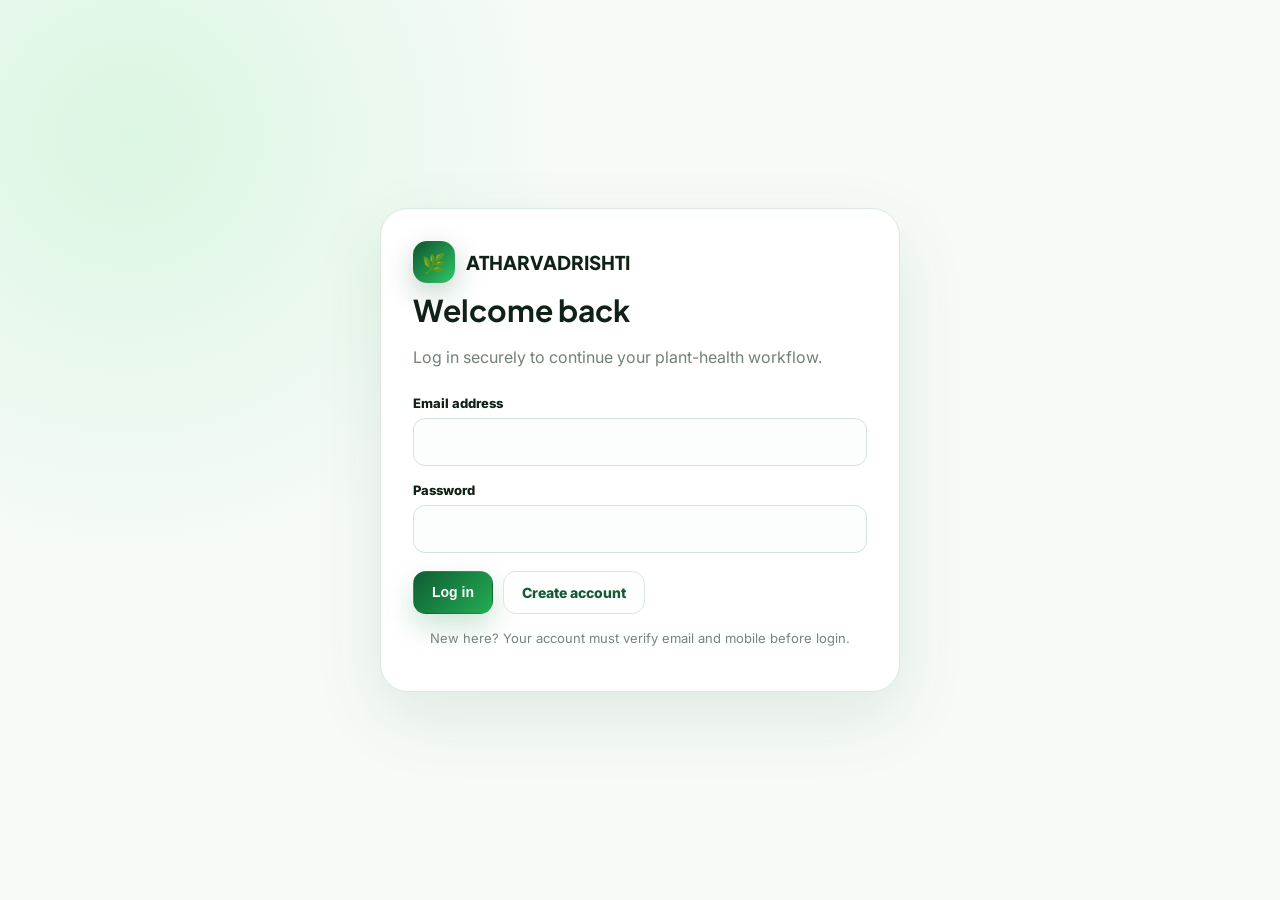
<file: templates/login.html>
<!DOCTYPE html><html lang="en"><head><meta charset="UTF-8"><meta name="viewport" content="width=device-width,initial-scale=1"><title>Log in | ATHARVADRISHTI</title><link rel="stylesheet" href="/static/product.css"></head><body><div class="auth-page"><div class="auth-card"><div class="auth-head"><a class="brand" href="/landing"><span class="brand-mark">🌿</span>ATHARVADRISHTI</a><h1>Welcome back</h1><p>Log in securely to continue your plant-health workflow.</p></div><div id="msg"></div><form id="login"><div class="field"><label>Email address</label><input id="email" type="email" required autocomplete="email"></div><div class="field"><label>Password</label><input id="password" type="password" required autocomplete="current-password"></div><div class="auth-actions"><button class="btn btn-primary" type="submit">Log in</button><a class="btn btn-soft" href="/signup">Create account</a></div></form><p class="top-note">New here? Your account must verify email and mobile before login.</p></div></div><script>const $=id=>document.getElementById(id);$('login').addEventListener('submit',async e=>{e.preventDefault();$('msg').innerHTML='';try{const email=$('email').value;const r=await fetch('/api/product-auth/login',{method:'POST',headers:{'Content-Type':'application/json'},body:JSON.stringify({email,password:$('password').value})});const d=await r.json();if(!r.ok)throw new Error(d.verification_required?'Please complete verification first.':(d.error||'Login failed'));if(d.two_factor_required){localStorage.setItem('loginEmail',email);localStorage.setItem('login2faChannel',d.channel);location.href='/two-factor?mode=login';return}localStorage.setItem('accessToken',d.access_token);location.href='/';}catch(err){$('msg').innerHTML='<div class="error">'+err.message+'</div>'}})</script></body></html>
</file>
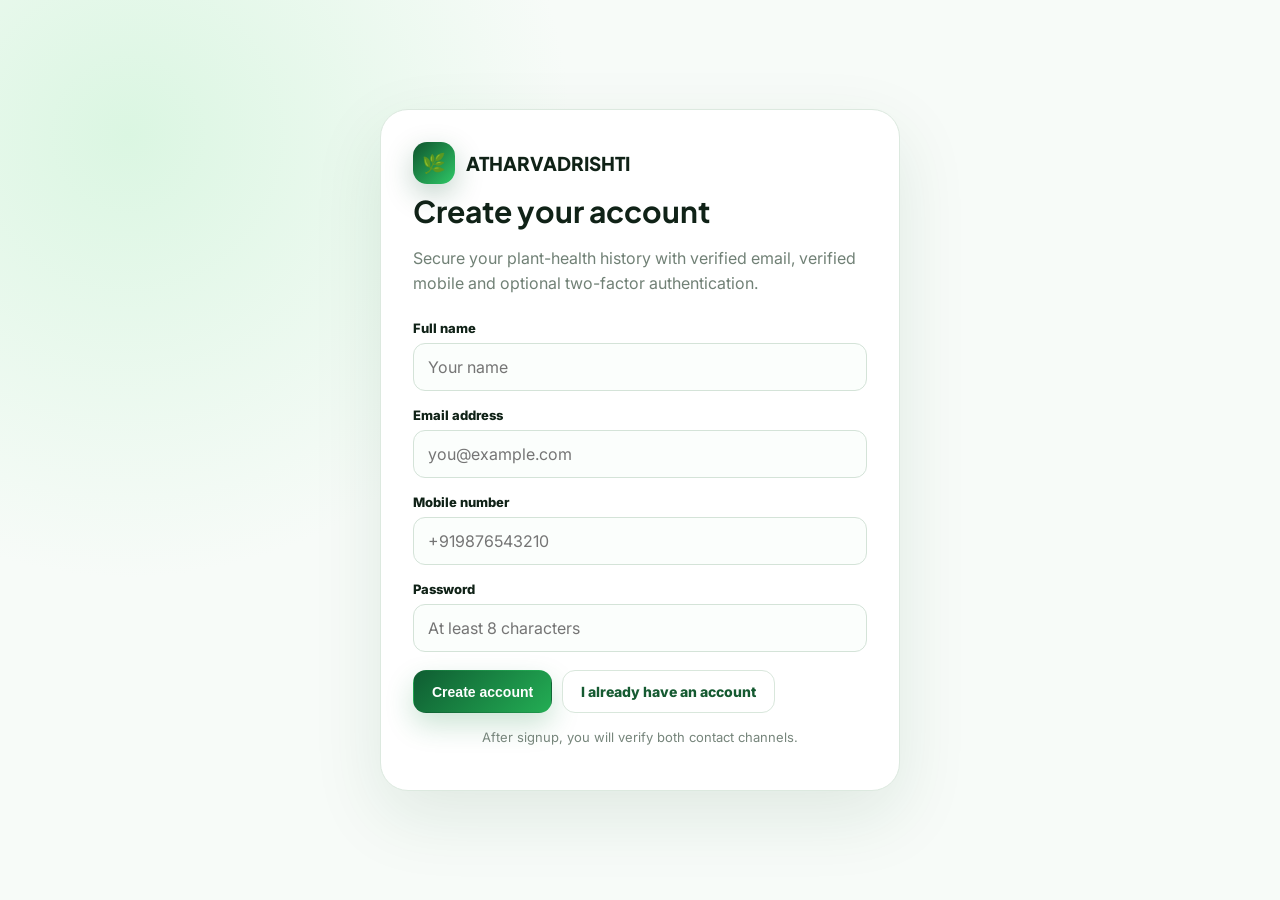
<file: templates/signup.html>
<!DOCTYPE html><html lang="en"><head><meta charset="UTF-8"><meta name="viewport" content="width=device-width,initial-scale=1"><title>Create account | ATHARVADRISHTI</title><link rel="stylesheet" href="/static/product.css"></head><body><div class="auth-page"><div class="auth-card"><div class="auth-head"><a class="brand" href="/landing"><span class="brand-mark">🌿</span>ATHARVADRISHTI</a><h1>Create your account</h1><p>Secure your plant-health history with verified email, verified mobile and optional two-factor authentication.</p></div><div id="msg"></div><form id="signup"><div class="field"><label>Full name</label><input id="name" required maxlength="120" placeholder="Your name"></div><div class="field"><label>Email address</label><input id="email" type="email" required placeholder="you@example.com"></div><div class="field"><label>Mobile number</label><input id="phone" required placeholder="+919876543210" autocomplete="tel"></div><div class="field"><label>Password</label><input id="password" type="password" minlength="8" required placeholder="At least 8 characters"></div><div class="auth-actions"><button class="btn btn-primary" type="submit">Create account</button><a class="btn btn-soft" href="/login">I already have an account</a></div></form><p class="top-note">After signup, you will verify both contact channels.</p></div></div><script>const $=id=>document.getElementById(id);$('signup').addEventListener('submit',async e=>{e.preventDefault();$('msg').innerHTML='';try{const r=await fetch('/api/product-auth/register',{method:'POST',headers:{'Content-Type':'application/json'},body:JSON.stringify({name:$('name').value,email:$('email').value,phone:$('phone').value,password:$('password').value})});const d=await r.json();if(!r.ok)throw new Error(d.error||'Unable to create account');localStorage.setItem('verifyEmail',d.email);localStorage.setItem('verifyPhone',d.phone);$('msg').innerHTML='<div class="notice">Account created. Verification codes were sent to your email and mobile number.</div>';setTimeout(()=>location.href='/verify',500)}catch(err){$('msg').innerHTML='<div class="error">'+err.message+'</div>'}})</script></body></html>
</file>
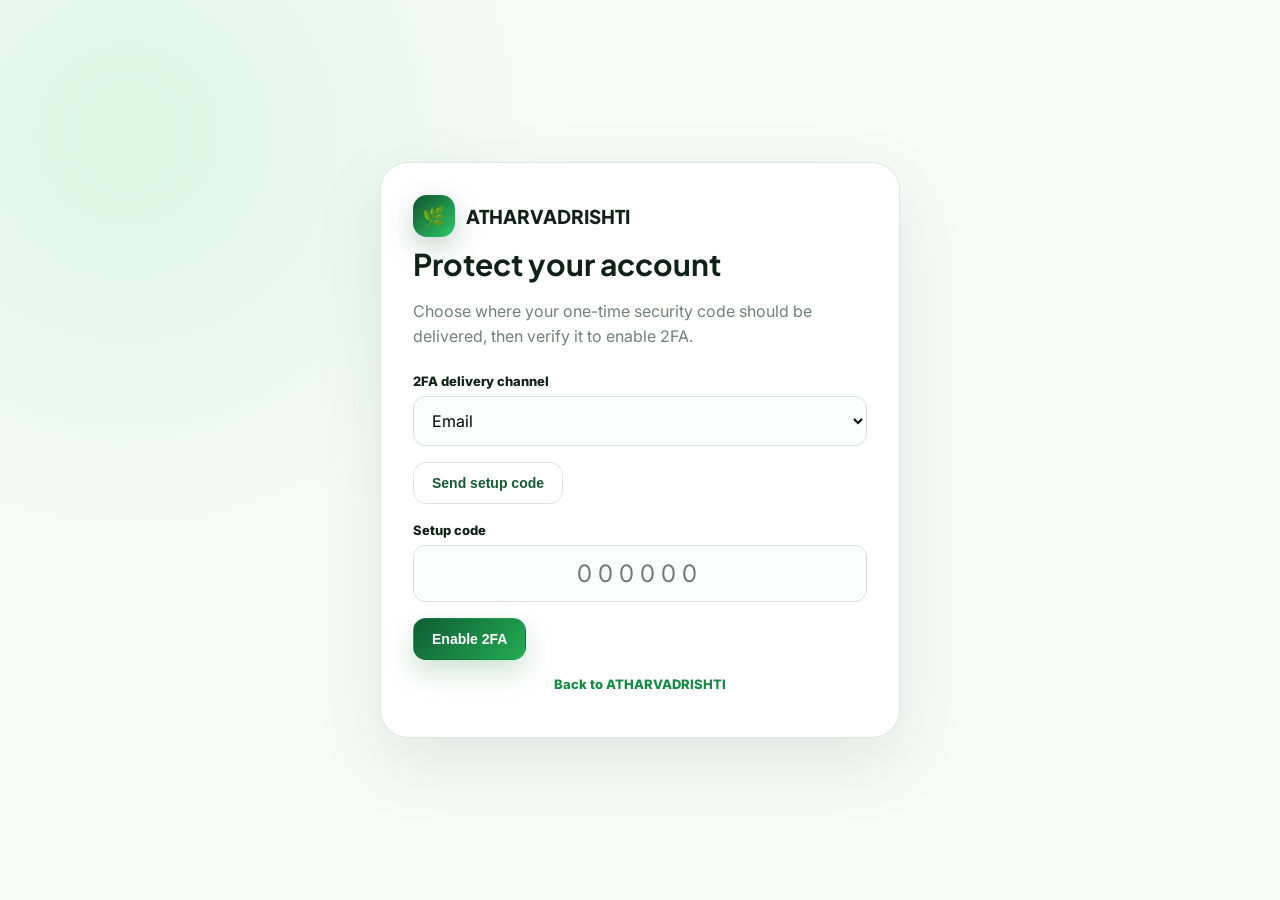
<file: templates/two_factor.html>
<!DOCTYPE html><html lang="en"><head><meta charset="UTF-8"><meta name="viewport" content="width=device-width,initial-scale=1"><title>Two-factor authentication | ATHARVADRISHTI</title><link rel="stylesheet" href="/static/product.css"></head><body><div class="auth-page"><div class="auth-card"><div class="auth-head"><a class="brand" href="/landing"><span class="brand-mark">🌿</span>ATHARVADRISHTI</a><h1 id="title">Two-factor authentication</h1><p id="desc">Add an extra verification step to protect your account.</p></div><div id="msg"></div><section id="login2fa"><div class="field"><label>6-digit security code</label><input class="code-input" id="loginCode" inputmode="numeric" maxlength="6" placeholder="000000"></div><button class="btn btn-primary" id="verifyLogin">Verify & continue</button></section><section id="setup" style="display:none"><div class="field"><label>2FA delivery channel</label><select id="channel"><option value="email">Email</option><option value="sms">SMS</option></select></div><button class="btn btn-soft" id="sendSetup">Send setup code</button><div class="field" style="margin-top:18px"><label>Setup code</label><input class="code-input" id="setupCode" inputmode="numeric" maxlength="6" placeholder="000000"></div><button class="btn btn-primary" id="enable">Enable 2FA</button></section><p class="top-note"><a href="/landing">Back to ATHARVADRISHTI</a></p></div></div><script>const $=id=>document.getElementById(id);const params=new URLSearchParams(location.search);const loginMode=params.get('mode')==='login';function show(t,ok=false){$('msg').innerHTML='<div class="'+(ok?'notice':'error')+'">'+t+'</div>'}if(loginMode){$('setup').style.display='none';$('login2fa').style.display='block';$('title').textContent='Confirm it’s you';$('desc').textContent='Enter the security code sent to your verified '+(localStorage.getItem('login2faChannel')==='sms'?'mobile number':'email')+'.'}else{$('login2fa').style.display='none';$('setup').style.display='block';$('title').textContent='Protect your account';$('desc').textContent='Choose where your one-time security code should be delivered, then verify it to enable 2FA.'}$('verifyLogin').onclick=async()=>{try{const r=await fetch('/api/product-auth/2fa/verify',{method:'POST',headers:{'Content-Type':'application/json'},body:JSON.stringify({email:localStorage.getItem('loginEmail'),code:$('loginCode').value})});const d=await r.json();if(!r.ok)throw new Error(d.error);localStorage.setItem('accessToken',d.access_token);location.href='/';}catch(e){show(e.message)}};$('sendSetup').onclick=async()=>{try{const token=localStorage.getItem('accessToken');const r=await fetch('/api/product-auth/2fa/setup',{method:'POST',headers:{'Content-Type':'application/json','Authorization':'Bearer '+token},body:JSON.stringify({channel:$('channel').value})});const d=await r.json();if(!r.ok)throw new Error(d.error);show('Setup code sent by '+d.channel+'.',true)}catch(e){show(e.message)}};$('enable').onclick=async()=>{try{const token=localStorage.getItem('accessToken');const r=await fetch('/api/product-auth/2fa/enable',{method:'POST',headers:{'Content-Type':'application/json','Authorization':'Bearer '+token},body:JSON.stringify({code:$('setupCode').value})});const d=await r.json();if(!r.ok)throw new Error(d.error);show('Two-factor authentication is now enabled.',true)}catch(e){show(e.message)}}</script></body></html>
</file>
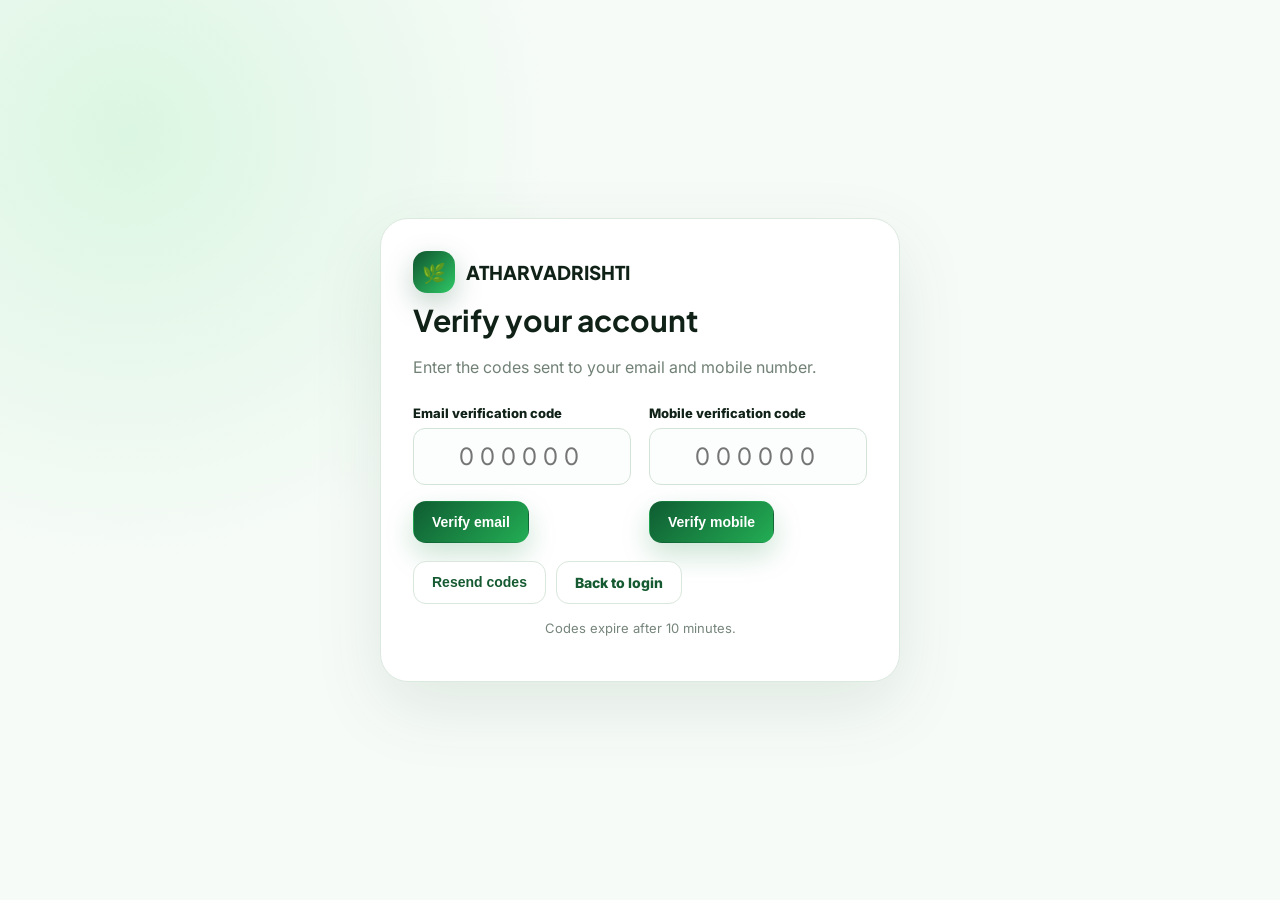
<file: templates/verify.html>
<!DOCTYPE html><html lang="en"><head><meta charset="UTF-8"><meta name="viewport" content="width=device-width,initial-scale=1"><title>Verify account | ATHARVADRISHTI</title><link rel="stylesheet" href="/static/product.css"></head><body><div class="auth-page"><div class="auth-card"><div class="auth-head"><a class="brand" href="/landing"><span class="brand-mark">🌿</span>ATHARVADRISHTI</a><h1>Verify your account</h1><p>Enter the codes sent to your email and mobile number.</p></div><div id="msg"></div><div class="otp-grid"><div><div class="field"><label>Email verification code</label><input class="code-input" id="emailCode" inputmode="numeric" maxlength="6" placeholder="000000"></div><button class="btn btn-primary" id="verifyEmail">Verify email</button></div><div><div class="field"><label>Mobile verification code</label><input class="code-input" id="mobileCode" inputmode="numeric" maxlength="6" placeholder="000000"></div><button class="btn btn-primary" id="verifyMobile">Verify mobile</button></div></div><div class="auth-actions"><button class="btn btn-soft" id="resend">Resend codes</button><a class="btn btn-soft" href="/login">Back to login</a></div><p class="top-note">Codes expire after 10 minutes.</p></div></div><script>const $=id=>document.getElementById(id);const email=localStorage.getItem('verifyEmail')||'';const phone=localStorage.getItem('verifyPhone')||'';function show(t,ok=false){$('msg').innerHTML='<div class="'+(ok?'notice':'error')+'">'+t+'</div>'}async function post(url,body){const r=await fetch(url,{method:'POST',headers:{'Content-Type':'application/json'},body:JSON.stringify(body)});const d=await r.json();if(!r.ok)throw new Error(d.error||'Request failed');return d}$('verifyEmail').onclick=async()=>{try{await post('/api/product-auth/verify-email',{email,code:$('emailCode').value});localStorage.setItem('emailVerified','1');show('Email verified successfully.',true)}catch(e){show(e.message)}};$('verifyMobile').onclick=async()=>{try{await post('/api/product-auth/verify-mobile',{phone,code:$('mobileCode').value});localStorage.setItem('mobileVerified','1');show('Mobile number verified successfully.',true)}catch(e){show(e.message)}};$('resend').onclick=async()=>{try{await post('/api/product-auth/resend',{email});show('New verification codes have been processed.',true)}catch(e){show(e.message)}};</script></body></html>
</file>
<file: static/product.css>
@import url('https://fonts.googleapis.com/css2?family=Inter:wght@400;500;600;700;800&family=Plus+Jakarta+Sans:wght@600;700;800&display=swap');
*{box-sizing:border-box}html{scroll-behavior:smooth}body{margin:0;font-family:Inter,system-ui,sans-serif;background:#f7fbf8;color:#102217}a{text-decoration:none;color:inherit}.shell{width:min(1180px,92%);margin:auto}.nav{position:sticky;top:0;z-index:50;padding:16px 0;background:rgba(247,251,248,.86);backdrop-filter:blur(16px);border-bottom:1px solid #dce9df}.nav-inner{display:flex;align-items:center;justify-content:space-between}.brand{display:flex;align-items:center;gap:11px;font-family:'Plus Jakarta Sans';font-weight:800;font-size:19px}.brand-mark{width:42px;height:42px;border-radius:14px;display:grid;place-items:center;background:linear-gradient(135deg,#0f542e,#2fc866);color:#fff;box-shadow:0 10px 28px rgba(15,84,46,.25)}.nav-actions{display:flex;align-items:center;gap:12px}.link{color:#5f7467;font-size:14px;font-weight:700}.btn{display:inline-flex;align-items:center;justify-content:center;border-radius:13px;padding:12px 18px;font-weight:800;font-size:14px;border:1px solid #d9e7dc}.btn-primary{background:linear-gradient(135deg,#0f5d32,#23ad54);border-color:transparent;color:#fff;box-shadow:0 12px 28px rgba(24,134,66,.22)}.btn-soft{background:#fff;color:#155a31}.hero{padding:78px 0 65px;display:grid;grid-template-columns:1.1fr .9fr;gap:56px;align-items:center}.eyebrow{display:inline-flex;padding:8px 12px;border-radius:999px;background:#ecf9ef;border:1px solid #cfead5;color:#14733b;font-size:12px;font-weight:800;letter-spacing:.8px}.hero h1{font-family:'Plus Jakarta Sans';font-size:clamp(42px,6vw,72px);line-height:1;letter-spacing:-3px;margin:20px 0}.hero h1 span{color:#159447}.hero p{color:#65796d;font-size:18px;line-height:1.75;max-width:650px}.hero-ctas{display:flex;gap:12px;flex-wrap:wrap;margin:28px 0}.mini-proof{display:flex;gap:10px;flex-wrap:wrap}.pill{padding:9px 12px;background:#fff;border:1px solid #dce9df;border-radius:999px;color:#65796d;font-size:12px;font-weight:700}.hero-card{min-height:430px;border-radius:34px;background:radial-gradient(circle at 35% 25%,rgba(134,239,172,.35),transparent 28%),linear-gradient(150deg,#0b3b21,#159447 55%,#7adf99);position:relative;overflow:hidden;box-shadow:0 34px 80px rgba(14,89,44,.25);display:grid;place-items:center}.leaf{width:230px;height:285px;border-radius:75% 25% 70% 30%;background:linear-gradient(145deg,#f7fff9,#c9f3d2);transform:rotate(-26deg);box-shadow:0 30px 65px rgba(0,0,0,.18);position:relative}.leaf:after{content:'';position:absolute;left:50%;top:8%;bottom:8%;width:4px;background:#66b976;border-radius:10px;transform:rotate(15deg)}.scan-ring{position:absolute;width:310px;height:310px;border:1px solid rgba(255,255,255,.45);border-radius:50%;animation:pulse 3s infinite}.float{position:absolute;padding:13px 15px;background:rgba(255,255,255,.96);color:#1c5030;border-radius:16px;box-shadow:0 16px 35px rgba(0,0,0,.15);font-size:12px;font-weight:800}.float.a{left:24px;top:30px}.float.b{right:22px;bottom:30px}.section{padding:72px 0}.section-head{text-align:center;max-width:730px;margin:0 auto 34px}.section-head h2{font-family:'Plus Jakarta Sans';font-size:40px;letter-spacing:-1.5px;margin:10px 0}.section-head p{color:#687c70;line-height:1.7}.grid{display:grid;grid-template-columns:repeat(3,1fr);gap:18px}.feature{padding:25px;border-radius:22px;background:#fff;border:1px solid #dce9df;box-shadow:0 15px 40px rgba(22,86,44,.06)}.icon{width:48px;height:48px;border-radius:15px;display:grid;place-items:center;background:#ecf9ef;font-size:22px;margin-bottom:16px}.feature h3{margin:0 0 8px;font-size:17px}.feature p{margin:0;color:#6b7d72;line-height:1.65;font-size:14px}.security{padding:34px;border-radius:28px;background:#113822;color:#eaf8ed;display:grid;grid-template-columns:1fr 1fr;gap:28px}.security h2{font-family:'Plus Jakarta Sans';font-size:35px;margin:0 0 12px}.security p{color:#b9d1bf;line-height:1.7}.checks{display:grid;gap:11px;align-content:center}.check{padding:13px 15px;border:1px solid rgba(255,255,255,.13);border-radius:14px;background:rgba(255,255,255,.06);font-weight:700;font-size:14px}.cta{padding:70px 0;text-align:center}.cta-box{padding:50px 25px;border-radius:30px;background:linear-gradient(135deg,#eaf8ee,#fff);border:1px solid #d7eadc}.cta h2{font-family:'Plus Jakarta Sans';font-size:39px;margin:0 0 14px}.cta p{color:#687c70;max-width:620px;margin:0 auto 24px;line-height:1.7}.footer{padding:25px 0;border-top:1px solid #dce9df;color:#708277;font-size:13px}.auth-page{min-height:100vh;display:grid;place-items:center;padding:35px 18px;background:radial-gradient(circle at 10% 15%,#dbf6e2,transparent 32%),#f7fbf8}.auth-card{width:min(520px,100%);background:#fff;border:1px solid #dce9df;border-radius:28px;padding:32px;box-shadow:0 25px 70px rgba(19,75,39,.1)}.auth-head{margin-bottom:25px}.auth-head h1{font-family:'Plus Jakarta Sans';font-size:30px;margin:8px 0}.auth-head p{color:#718176;line-height:1.55}.field{margin-bottom:16px}.field label{display:block;font-size:13px;font-weight:800;margin-bottom:7px}.field input,.field select{width:100%;padding:13px 14px;border:1px solid #d4e3d8;border-radius:12px;font:inherit;outline:none;background:#fbfefc}.field input:focus,.field select:focus{border-color:#27ad59;box-shadow:0 0 0 3px rgba(39,173,89,.1)}.notice{padding:12px 14px;border-radius:12px;background:#eef8f0;color:#25743d;font-size:13px;margin-bottom:15px}.error{padding:12px 14px;border-radius:12px;background:#fff0f0;color:#c53030;font-size:13px;margin-bottom:15px}.small{font-size:12px;color:#75857a}.auth-actions{display:flex;gap:10px;flex-wrap:wrap;margin-top:18px}.otp-grid{display:grid;grid-template-columns:1fr 1fr;gap:18px}.code-input{font-size:24px!important;letter-spacing:6px;text-align:center}.top-note{text-align:center;margin-top:16px;color:#76857b;font-size:13px}.top-note a{color:#168b43;font-weight:800}@keyframes pulse{0%,100%{transform:scale(.9);opacity:.25}50%{transform:scale(1.05);opacity:.6}}@media(max-width:900px){.hero,.security{grid-template-columns:1fr}.grid{grid-template-columns:1fr 1fr}.hero{padding-top:48px}}@media(max-width:600px){.nav-links-hide{display:none}.hero h1{letter-spacing:-2px}.grid,.otp-grid{grid-template-columns:1fr}.section-head h2,.cta h2{font-size:30px}.auth-card{padding:24px}}
</file>
